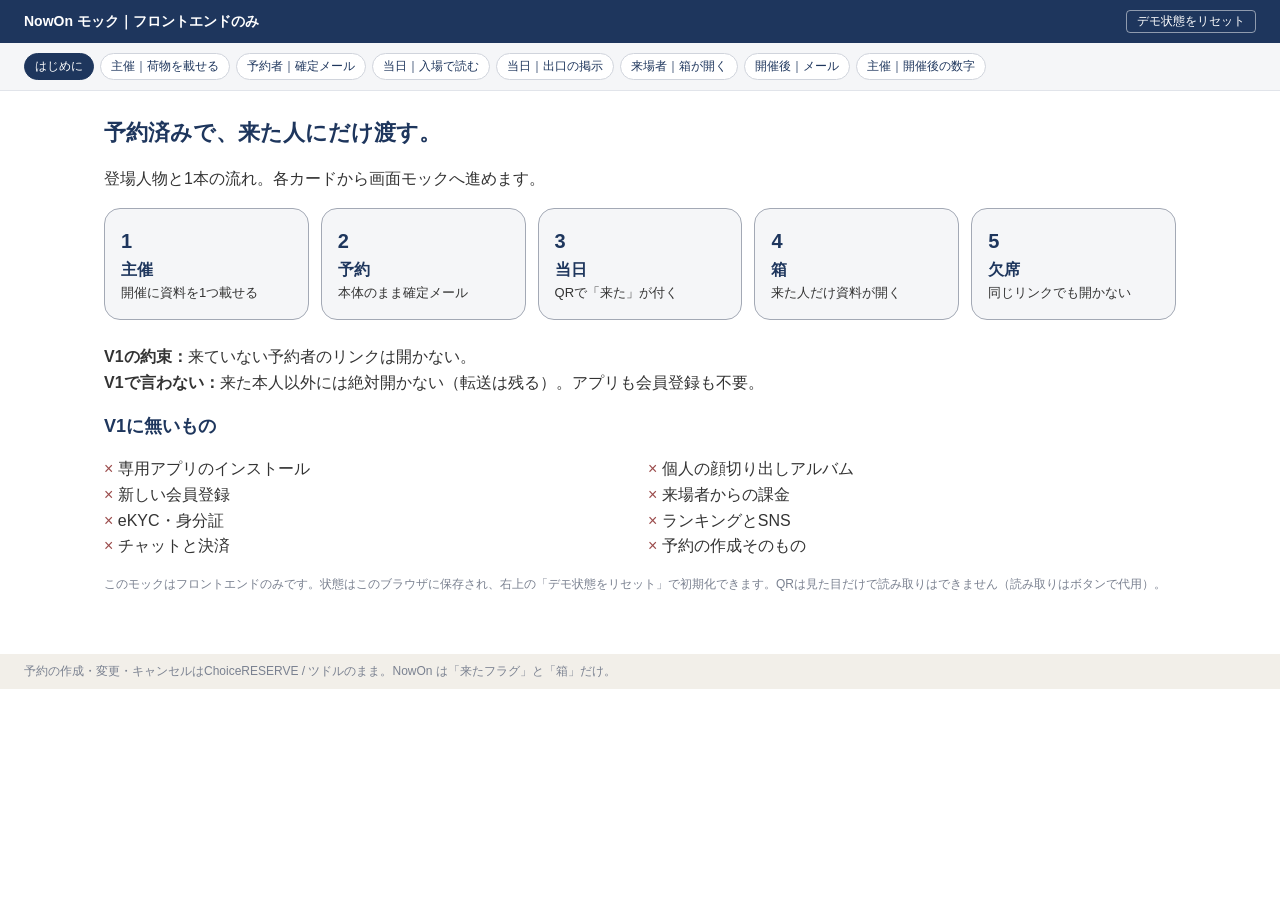
<file: nowon/index.html>
<!DOCTYPE html>
<html lang="ja">
<head>
    <meta charset="UTF-8">
    <meta name="viewport" content="width=device-width, initial-scale=1.0">
    <title>NowOn モック</title>
    <link rel="stylesheet" href="style.css">
</head>
<body>
    <header class="topbar">
        <a href="#/">NowOn モック｜フロントエンドのみ</a>
        <button type="button" class="reset" id="resetBtn">デモ状態をリセット</button>
    </header>
    <nav class="demo-nav" id="demoNav"></nav>
    <main id="app"></main>
    <div class="footnote" id="footnote"></div>

    <script src="app.js"></script>
</body>
</html>
</file>
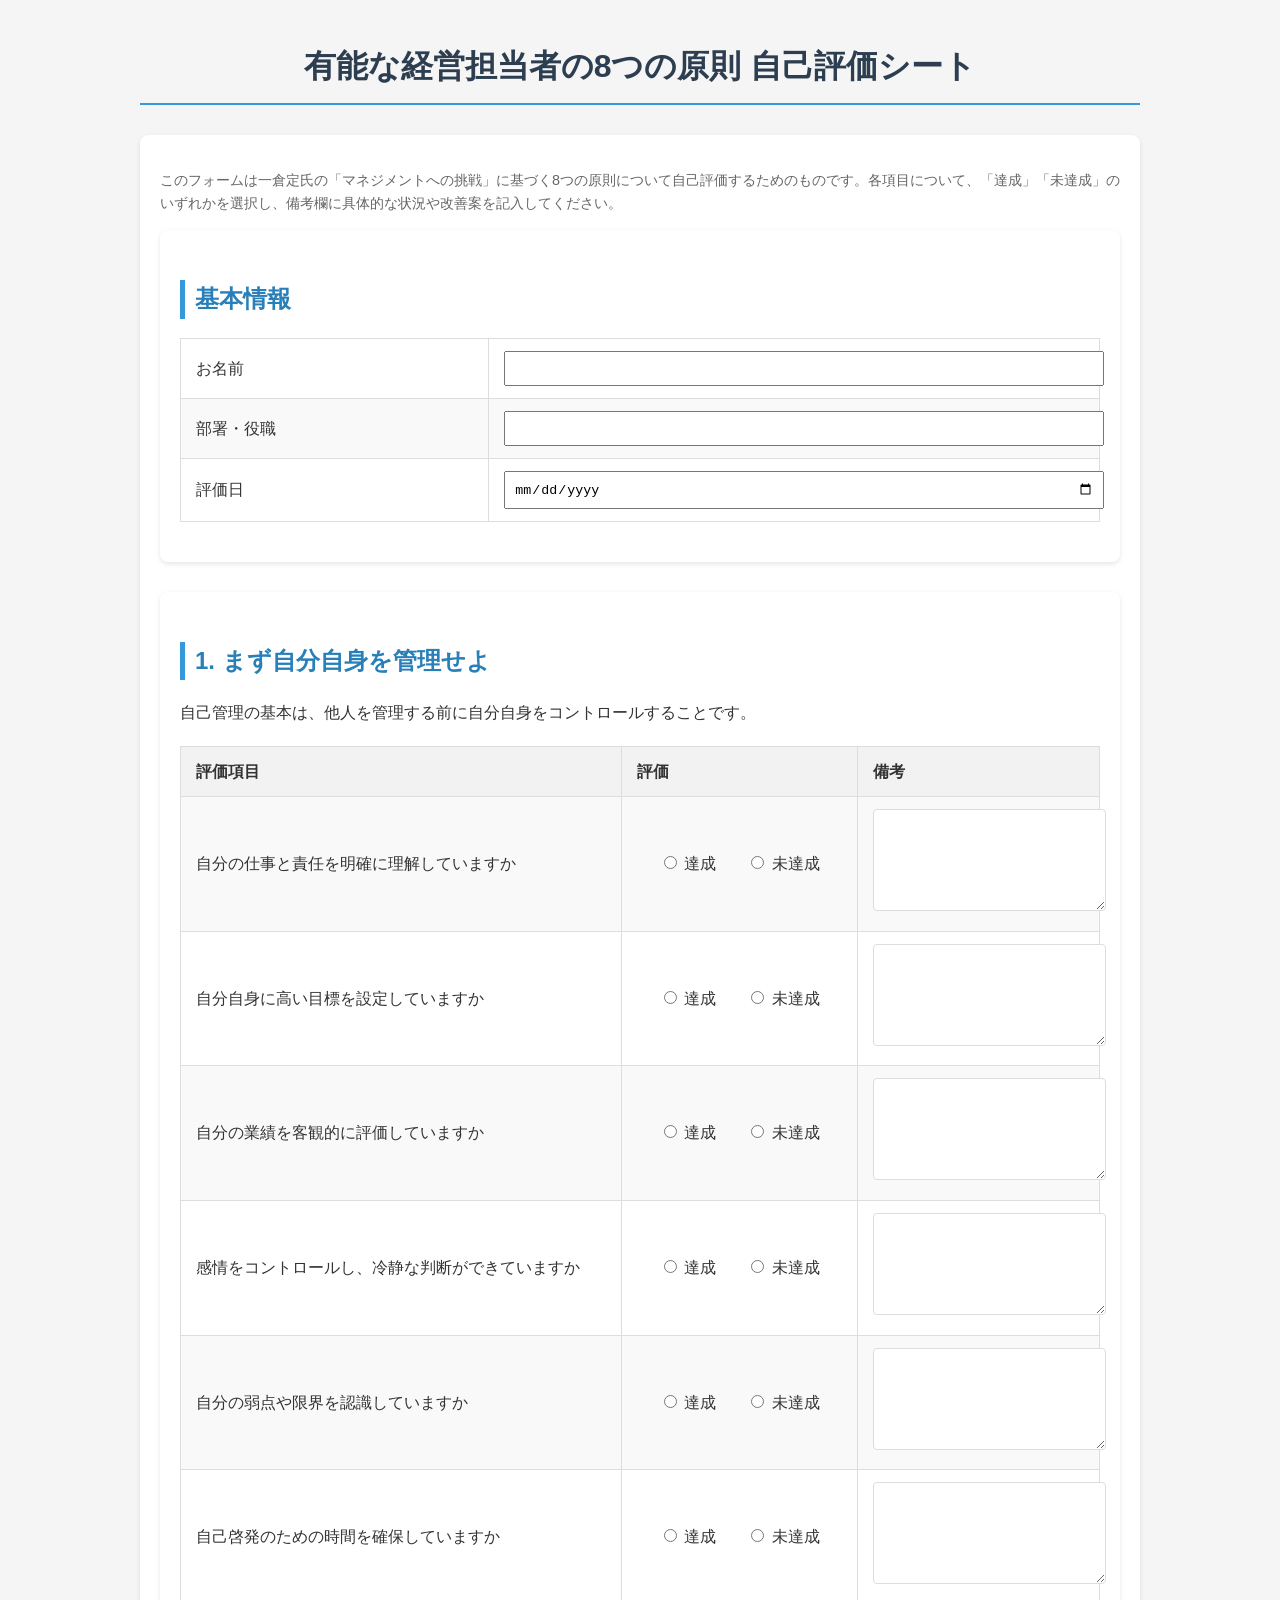
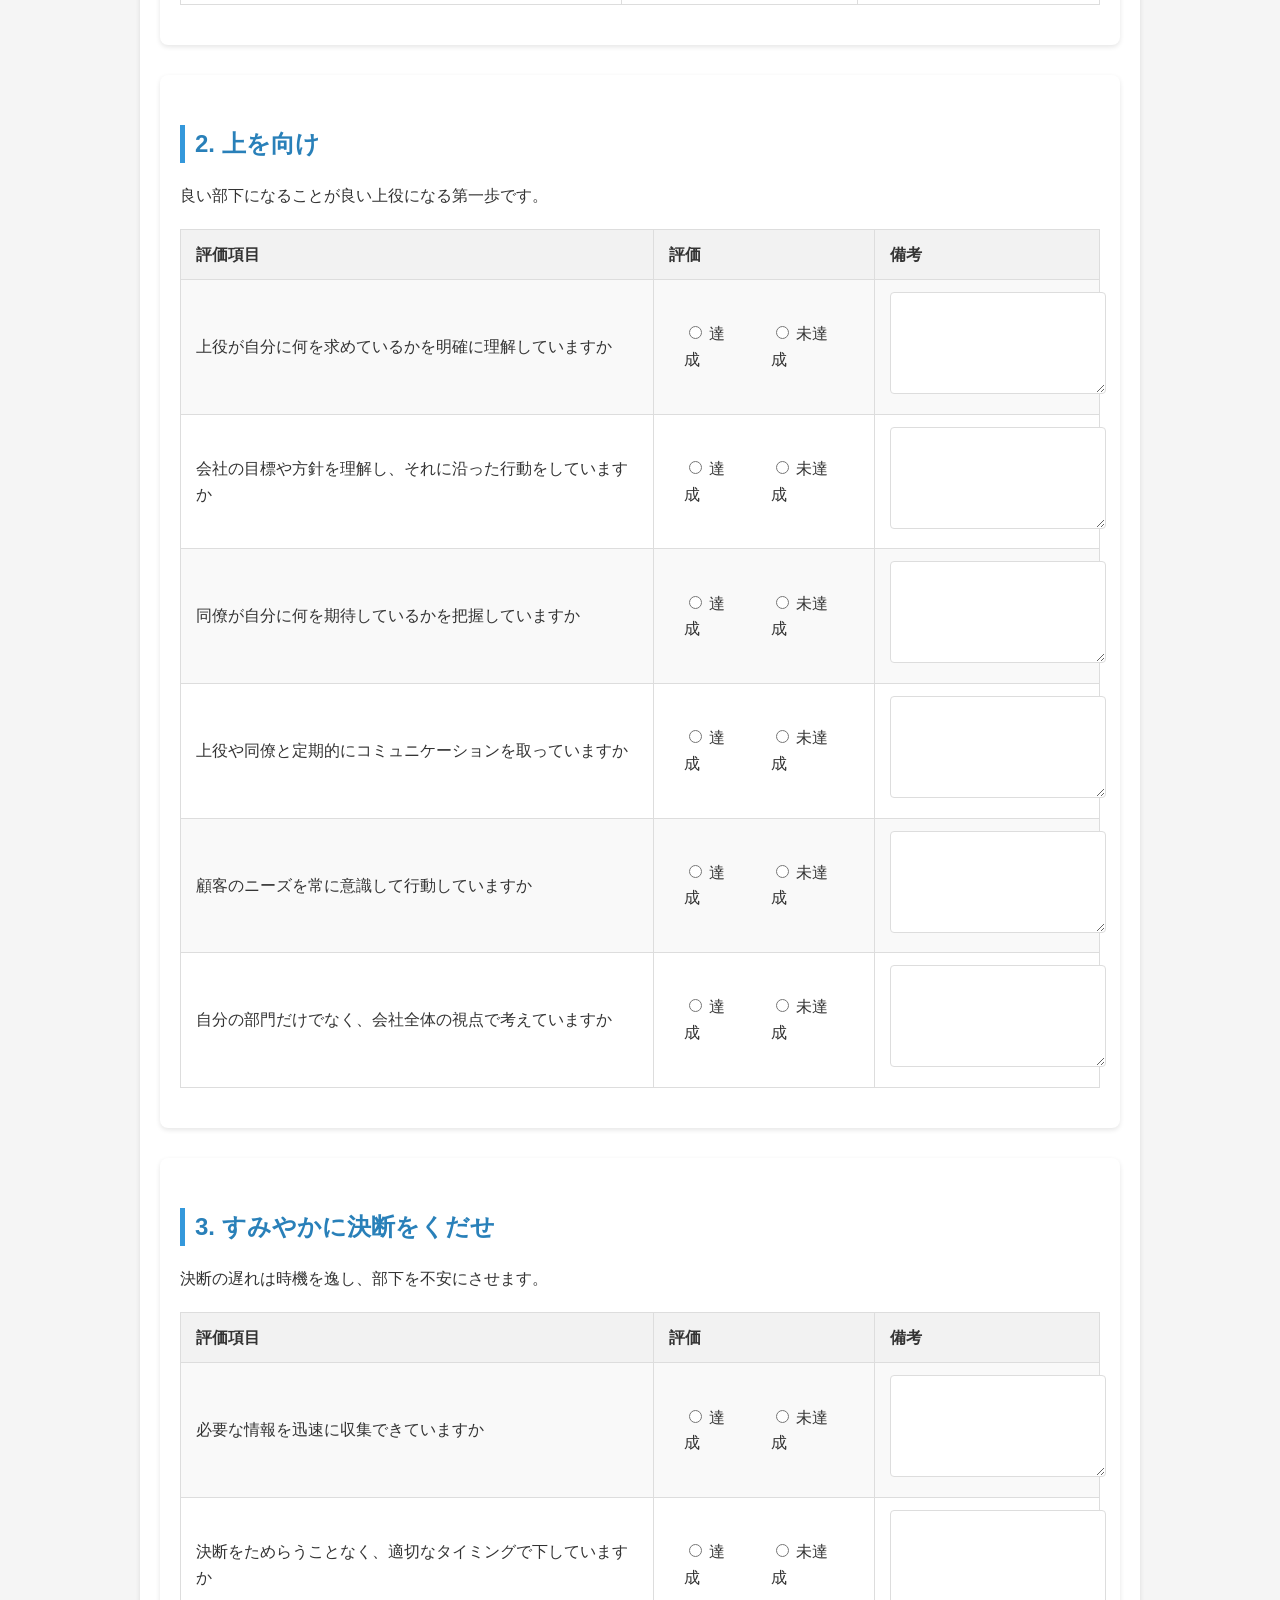
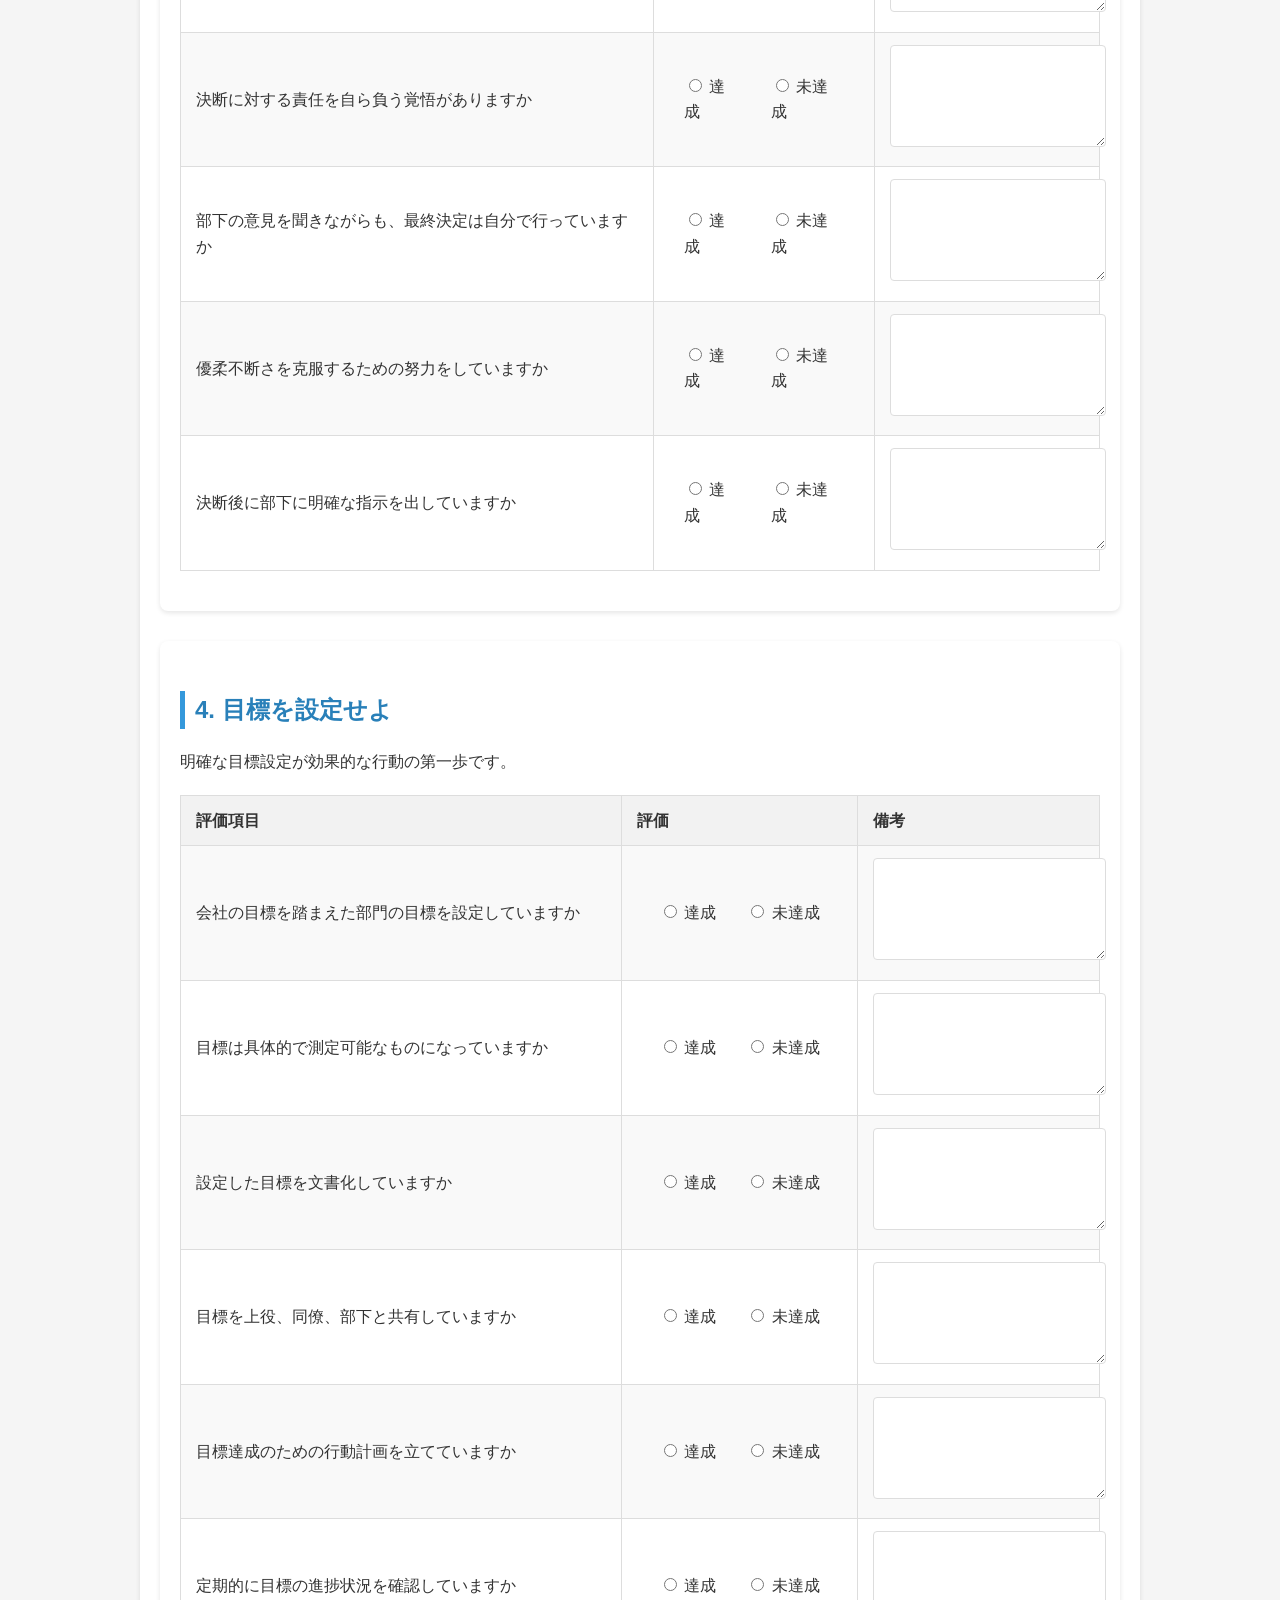
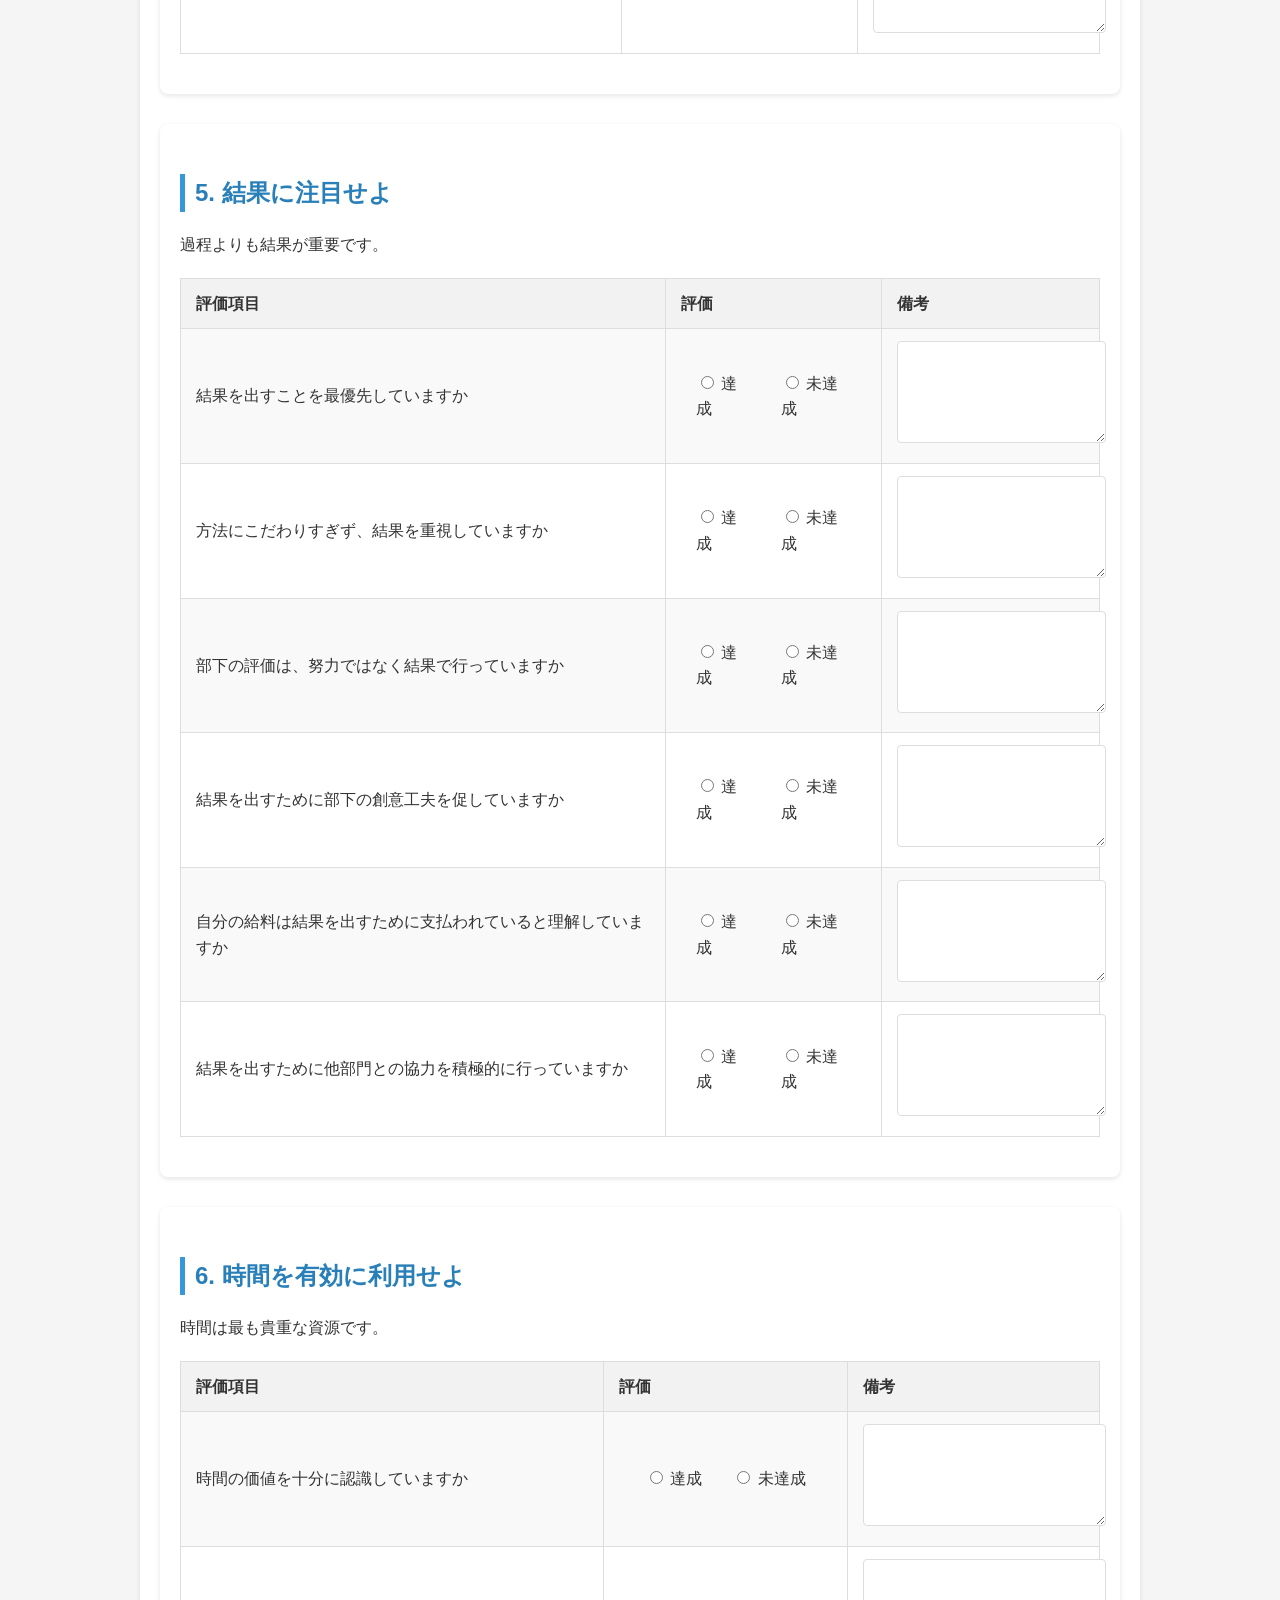
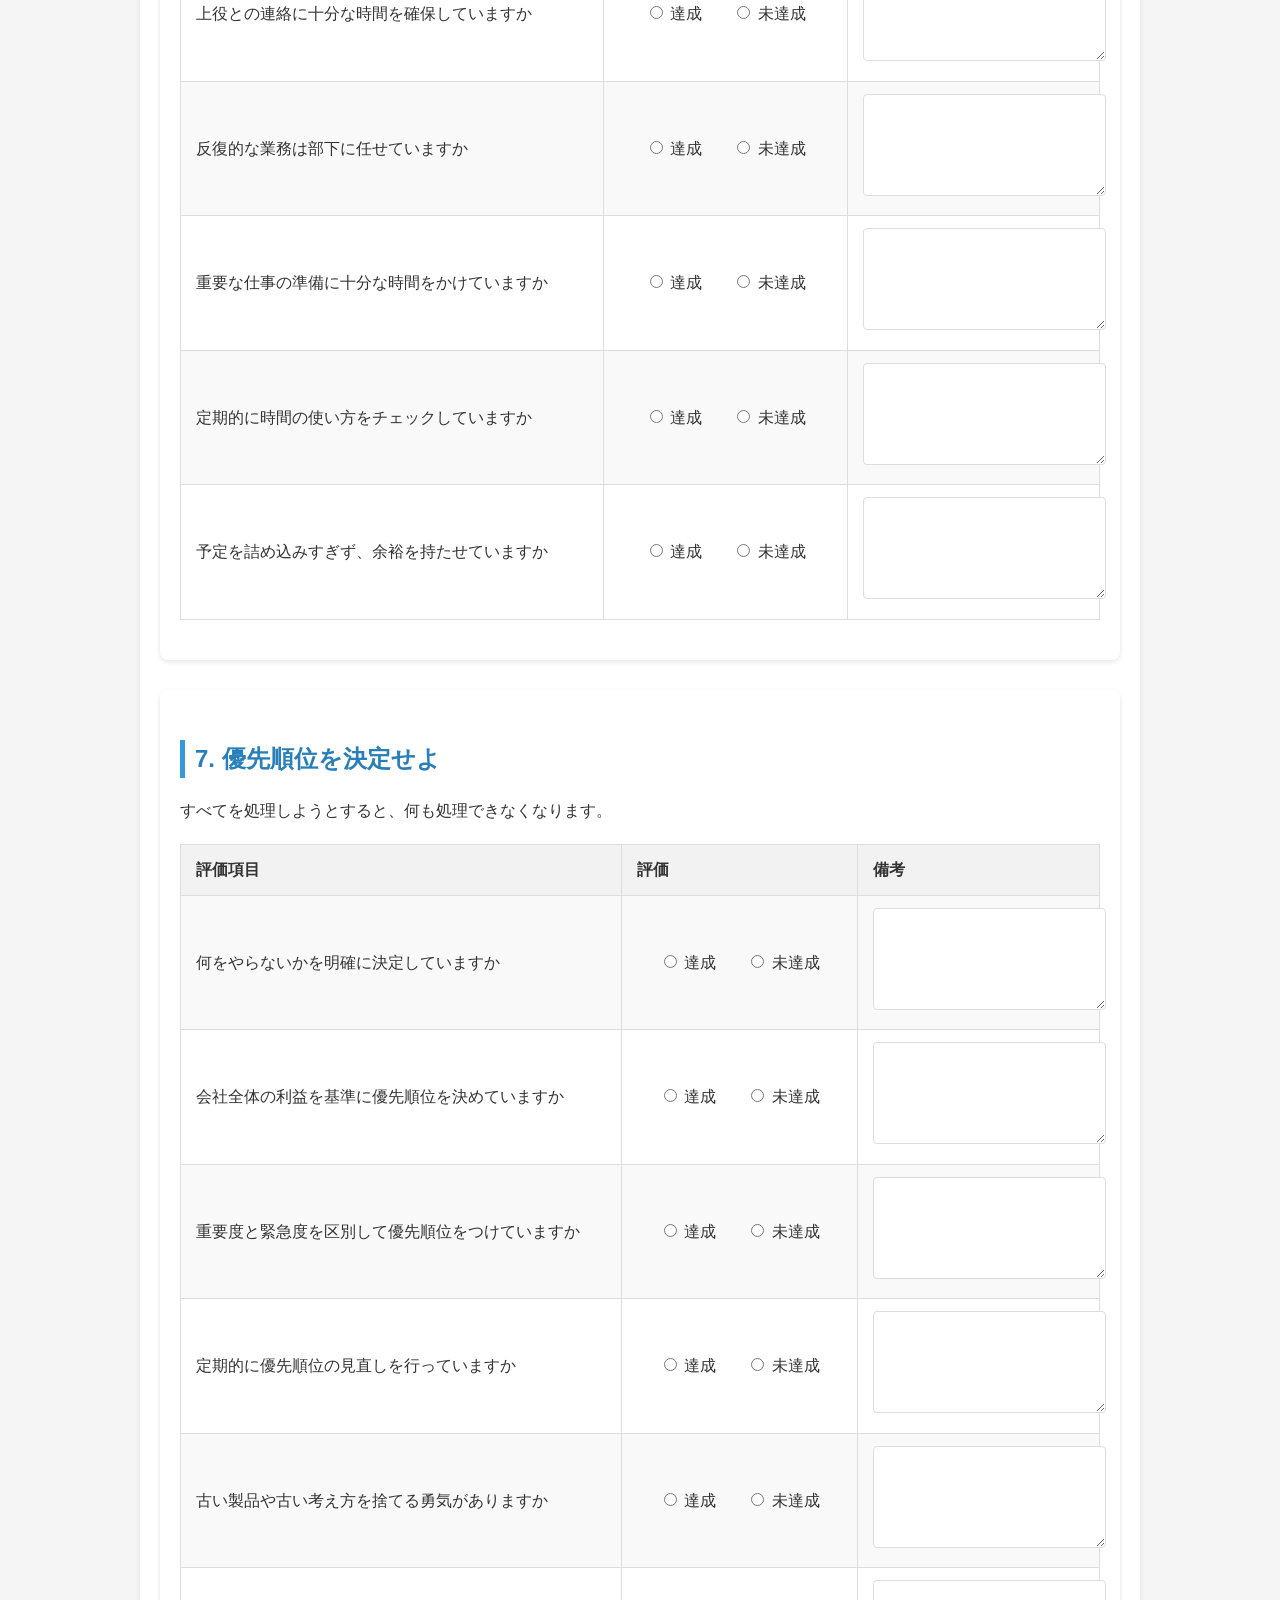
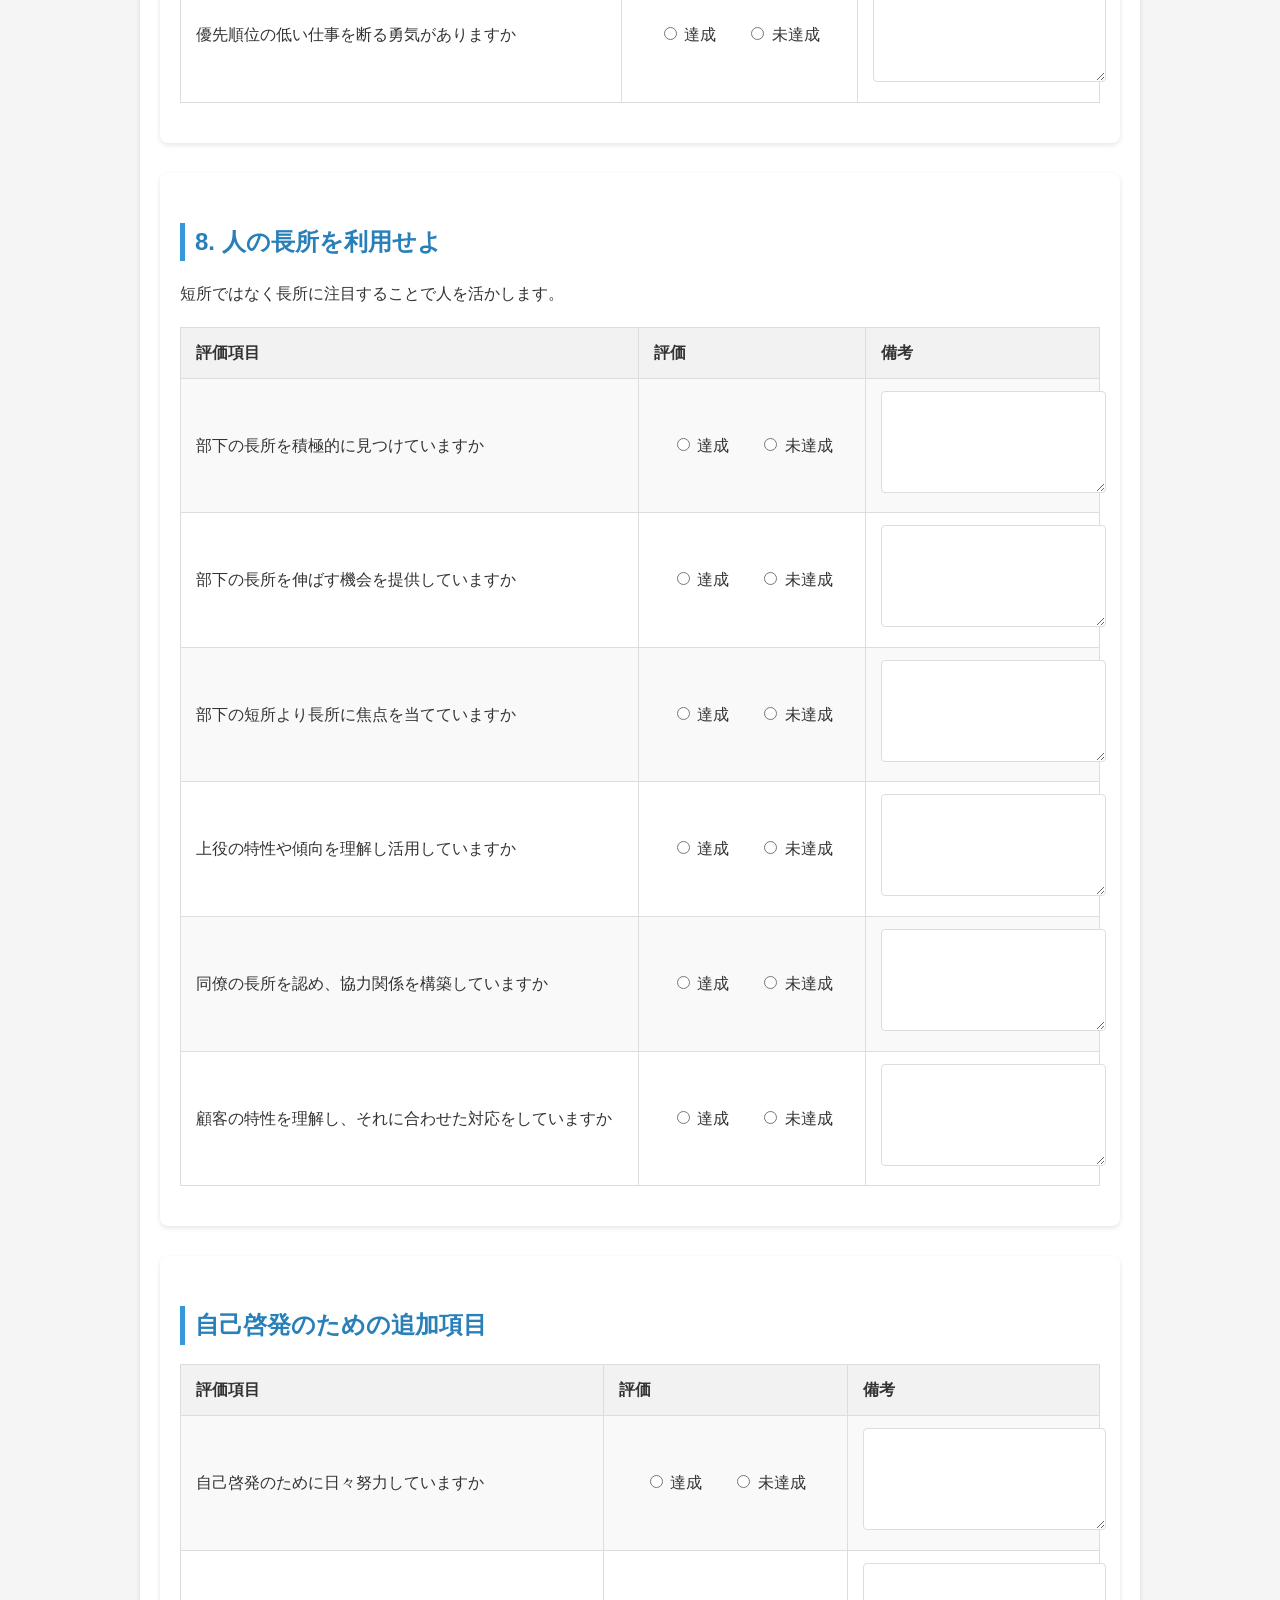
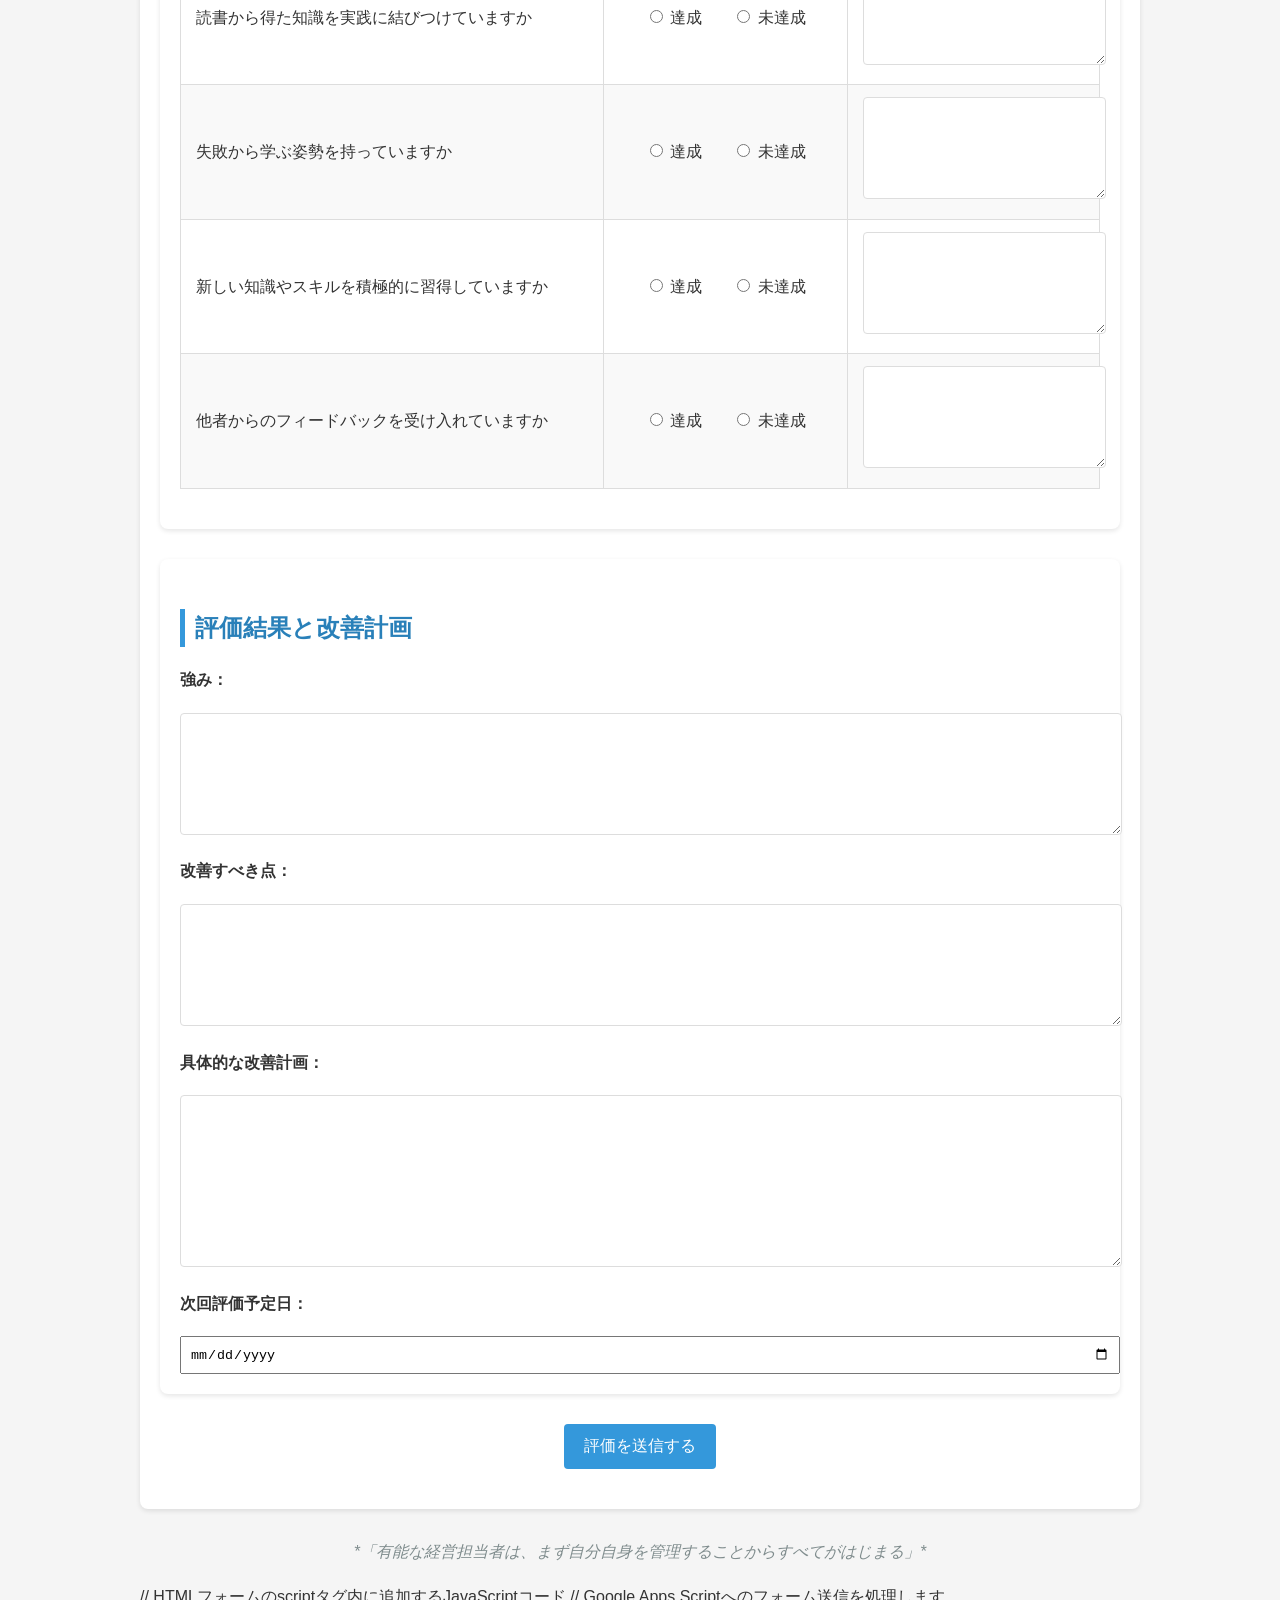
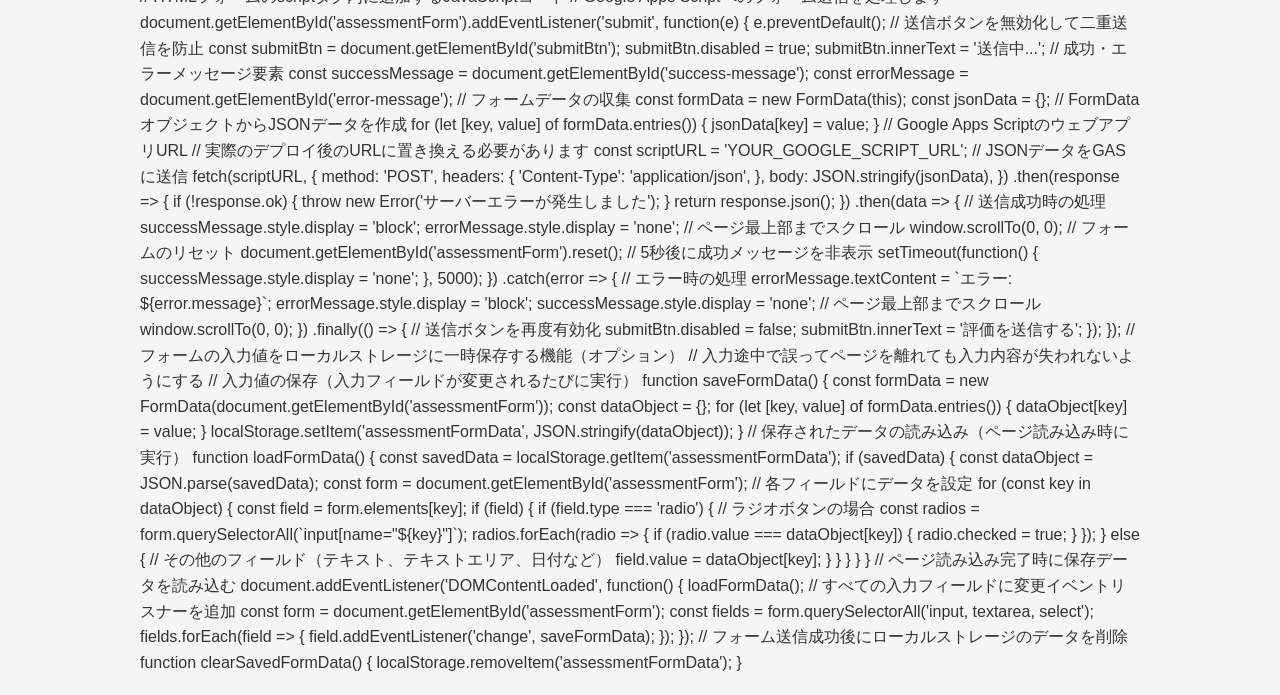
<file: management-assessment-form.html>
<!DOCTYPE html>
<html lang="ja">
<head>
    <meta charset="UTF-8">
    <meta name="viewport" content="width=device-width, initial-scale=1.0">
    <title>有能な経営担当者の8つの原則 自己評価シート</title>
    <style>
        body {
            font-family: 'Helvetica Neue', Arial, sans-serif;
            line-height: 1.6;
            color: #333;
            max-width: 1000px;
            margin: 0 auto;
            padding: 20px;
            background-color: #f5f5f5;
        }
        h1 {
            color: #2c3e50;
            text-align: center;
            margin-bottom: 30px;
            padding-bottom: 10px;
            border-bottom: 2px solid #3498db;
        }
        h2 {
            color: #2980b9;
            margin-top: 30px;
            padding-left: 10px;
            border-left: 5px solid #3498db;
        }
        p {
            margin-bottom: 20px;
        }
        .section {
            background-color: white;
            padding: 20px;
            margin-bottom: 30px;
            border-radius: 8px;
            box-shadow: 0 2px 5px rgba(0,0,0,0.1);
        }
        table {
            width: 100%;
            border-collapse: collapse;
            margin-bottom: 20px;
        }
        th, td {
            padding: 12px 15px;
            border: 1px solid #ddd;
        }
        th {
            background-color: #f2f2f2;
            text-align: left;
        }
        tr:nth-child(even) {
            background-color: #f9f9f9;
        }
        .radio-group {
            display: flex;
            justify-content: center;
        }
        .radio-option {
            margin: 0 15px;
        }
        textarea {
            width: 100%;
            padding: 10px;
            border: 1px solid #ddd;
            border-radius: 4px;
            resize: vertical;
            min-height: 80px;
        }
        button {
            background-color: #3498db;
            color: white;
            border: none;
            padding: 12px 20px;
            font-size: 16px;
            border-radius: 4px;
            cursor: pointer;
            display: block;
            margin: 20px auto;
            transition: background-color 0.3s;
        }
        button:hover {
            background-color: #2980b9;
        }
        .success-message {
            background-color: #dff0d8;
            color: #3c763d;
            padding: 15px;
            margin-bottom: 20px;
            border-radius: 4px;
            display: none;
        }
        footer {
            text-align: center;
            margin-top: 30px;
            font-style: italic;
            color: #7f8c8d;
        }
        .info-text {
            font-size: 0.9em;
            color: #666;
            margin-bottom: 15px;
        }
    </style>
</head>
<body>
    <div id="success-message" class="success-message">
        評価が正常に送信されました。ありがとうございます。
    </div>

    <h1>有能な経営担当者の8つの原則 自己評価シート</h1>
    
    <div class="section">
        <p class="info-text">このフォームは一倉定氏の「マネジメントへの挑戦」に基づく8つの原則について自己評価するためのものです。各項目について、「達成」「未達成」のいずれかを選択し、備考欄に具体的な状況や改善案を記入してください。</p>
        
        <form id="assessmentForm">
            <!-- 基本情報 -->
            <div class="section">
                <h2>基本情報</h2>
                <table>
                    <tr>
                        <td>お名前</td>
                        <td><input type="text" name="name" required style="width: 100%; padding: 8px;"></td>
                    </tr>
                    <tr>
                        <td>部署・役職</td>
                        <td><input type="text" name="position" required style="width: 100%; padding: 8px;"></td>
                    </tr>
                    <tr>
                        <td>評価日</td>
                        <td><input type="date" name="date" required style="width: 100%; padding: 8px;"></td>
                    </tr>
                </table>
            </div>
            
            <!-- 第1原則 -->
            <div class="section">
                <h2>1. まず自分自身を管理せよ</h2>
                <p>自己管理の基本は、他人を管理する前に自分自身をコントロールすることです。</p>
                
                <table>
                    <tr>
                        <th>評価項目</th>
                        <th>評価</th>
                        <th>備考</th>
                    </tr>
                    <tr>
                        <td>自分の仕事と責任を明確に理解していますか</td>
                        <td>
                            <div class="radio-group">
                                <label class="radio-option"><input type="radio" name="item1_1" value="達成" required> 達成</label>
                                <label class="radio-option"><input type="radio" name="item1_1" value="未達成"> 未達成</label>
                            </div>
                        </td>
                        <td><textarea name="note1_1"></textarea></td>
                    </tr>
                    <tr>
                        <td>自分自身に高い目標を設定していますか</td>
                        <td>
                            <div class="radio-group">
                                <label class="radio-option"><input type="radio" name="item1_2" value="達成" required> 達成</label>
                                <label class="radio-option"><input type="radio" name="item1_2" value="未達成"> 未達成</label>
                            </div>
                        </td>
                        <td><textarea name="note1_2"></textarea></td>
                    </tr>
                    <tr>
                        <td>自分の業績を客観的に評価していますか</td>
                        <td>
                            <div class="radio-group">
                                <label class="radio-option"><input type="radio" name="item1_3" value="達成" required> 達成</label>
                                <label class="radio-option"><input type="radio" name="item1_3" value="未達成"> 未達成</label>
                            </div>
                        </td>
                        <td><textarea name="note1_3"></textarea></td>
                    </tr>
                    <tr>
                        <td>感情をコントロールし、冷静な判断ができていますか</td>
                        <td>
                            <div class="radio-group">
                                <label class="radio-option"><input type="radio" name="item1_4" value="達成" required> 達成</label>
                                <label class="radio-option"><input type="radio" name="item1_4" value="未達成"> 未達成</label>
                            </div>
                        </td>
                        <td><textarea name="note1_4"></textarea></td>
                    </tr>
                    <tr>
                        <td>自分の弱点や限界を認識していますか</td>
                        <td>
                            <div class="radio-group">
                                <label class="radio-option"><input type="radio" name="item1_5" value="達成" required> 達成</label>
                                <label class="radio-option"><input type="radio" name="item1_5" value="未達成"> 未達成</label>
                            </div>
                        </td>
                        <td><textarea name="note1_5"></textarea></td>
                    </tr>
                    <tr>
                        <td>自己啓発のための時間を確保していますか</td>
                        <td>
                            <div class="radio-group">
                                <label class="radio-option"><input type="radio" name="item1_6" value="達成" required> 達成</label>
                                <label class="radio-option"><input type="radio" name="item1_6" value="未達成"> 未達成</label>
                            </div>
                        </td>
                        <td><textarea name="note1_6"></textarea></td>
                    </tr>
                </table>
            </div>
            
            <!-- 第2原則 -->
            <div class="section">
                <h2>2. 上を向け</h2>
                <p>良い部下になることが良い上役になる第一歩です。</p>
                
                <table>
                    <tr>
                        <th>評価項目</th>
                        <th>評価</th>
                        <th>備考</th>
                    </tr>
                    <tr>
                        <td>上役が自分に何を求めているかを明確に理解していますか</td>
                        <td>
                            <div class="radio-group">
                                <label class="radio-option"><input type="radio" name="item2_1" value="達成" required> 達成</label>
                                <label class="radio-option"><input type="radio" name="item2_1" value="未達成"> 未達成</label>
                            </div>
                        </td>
                        <td><textarea name="note2_1"></textarea></td>
                    </tr>
                    <tr>
                        <td>会社の目標や方針を理解し、それに沿った行動をしていますか</td>
                        <td>
                            <div class="radio-group">
                                <label class="radio-option"><input type="radio" name="item2_2" value="達成" required> 達成</label>
                                <label class="radio-option"><input type="radio" name="item2_2" value="未達成"> 未達成</label>
                            </div>
                        </td>
                        <td><textarea name="note2_2"></textarea></td>
                    </tr>
                    <tr>
                        <td>同僚が自分に何を期待しているかを把握していますか</td>
                        <td>
                            <div class="radio-group">
                                <label class="radio-option"><input type="radio" name="item2_3" value="達成" required> 達成</label>
                                <label class="radio-option"><input type="radio" name="item2_3" value="未達成"> 未達成</label>
                            </div>
                        </td>
                        <td><textarea name="note2_3"></textarea></td>
                    </tr>
                    <tr>
                        <td>上役や同僚と定期的にコミュニケーションを取っていますか</td>
                        <td>
                            <div class="radio-group">
                                <label class="radio-option"><input type="radio" name="item2_4" value="達成" required> 達成</label>
                                <label class="radio-option"><input type="radio" name="item2_4" value="未達成"> 未達成</label>
                            </div>
                        </td>
                        <td><textarea name="note2_4"></textarea></td>
                    </tr>
                    <tr>
                        <td>顧客のニーズを常に意識して行動していますか</td>
                        <td>
                            <div class="radio-group">
                                <label class="radio-option"><input type="radio" name="item2_5" value="達成" required> 達成</label>
                                <label class="radio-option"><input type="radio" name="item2_5" value="未達成"> 未達成</label>
                            </div>
                        </td>
                        <td><textarea name="note2_5"></textarea></td>
                    </tr>
                    <tr>
                        <td>自分の部門だけでなく、会社全体の視点で考えていますか</td>
                        <td>
                            <div class="radio-group">
                                <label class="radio-option"><input type="radio" name="item2_6" value="達成" required> 達成</label>
                                <label class="radio-option"><input type="radio" name="item2_6" value="未達成"> 未達成</label>
                            </div>
                        </td>
                        <td><textarea name="note2_6"></textarea></td>
                    </tr>
                </table>
            </div>
            
            <!-- 第3原則 -->
            <div class="section">
                <h2>3. すみやかに決断をくだせ</h2>
                <p>決断の遅れは時機を逸し、部下を不安にさせます。</p>
                
                <table>
                    <tr>
                        <th>評価項目</th>
                        <th>評価</th>
                        <th>備考</th>
                    </tr>
                    <tr>
                        <td>必要な情報を迅速に収集できていますか</td>
                        <td>
                            <div class="radio-group">
                                <label class="radio-option"><input type="radio" name="item3_1" value="達成" required> 達成</label>
                                <label class="radio-option"><input type="radio" name="item3_1" value="未達成"> 未達成</label>
                            </div>
                        </td>
                        <td><textarea name="note3_1"></textarea></td>
                    </tr>
                    <tr>
                        <td>決断をためらうことなく、適切なタイミングで下していますか</td>
                        <td>
                            <div class="radio-group">
                                <label class="radio-option"><input type="radio" name="item3_2" value="達成" required> 達成</label>
                                <label class="radio-option"><input type="radio" name="item3_2" value="未達成"> 未達成</label>
                            </div>
                        </td>
                        <td><textarea name="note3_2"></textarea></td>
                    </tr>
                    <tr>
                        <td>決断に対する責任を自ら負う覚悟がありますか</td>
                        <td>
                            <div class="radio-group">
                                <label class="radio-option"><input type="radio" name="item3_3" value="達成" required> 達成</label>
                                <label class="radio-option"><input type="radio" name="item3_3" value="未達成"> 未達成</label>
                            </div>
                        </td>
                        <td><textarea name="note3_3"></textarea></td>
                    </tr>
                    <tr>
                        <td>部下の意見を聞きながらも、最終決定は自分で行っていますか</td>
                        <td>
                            <div class="radio-group">
                                <label class="radio-option"><input type="radio" name="item3_4" value="達成" required> 達成</label>
                                <label class="radio-option"><input type="radio" name="item3_4" value="未達成"> 未達成</label>
                            </div>
                        </td>
                        <td><textarea name="note3_4"></textarea></td>
                    </tr>
                    <tr>
                        <td>優柔不断さを克服するための努力をしていますか</td>
                        <td>
                            <div class="radio-group">
                                <label class="radio-option"><input type="radio" name="item3_5" value="達成" required> 達成</label>
                                <label class="radio-option"><input type="radio" name="item3_5" value="未達成"> 未達成</label>
                            </div>
                        </td>
                        <td><textarea name="note3_5"></textarea></td>
                    </tr>
                    <tr>
                        <td>決断後に部下に明確な指示を出していますか</td>
                        <td>
                            <div class="radio-group">
                                <label class="radio-option"><input type="radio" name="item3_6" value="達成" required> 達成</label>
                                <label class="radio-option"><input type="radio" name="item3_6" value="未達成"> 未達成</label>
                            </div>
                        </td>
                        <td><textarea name="note3_6"></textarea></td>
                    </tr>
                </table>
            </div>
            
            <!-- 第4原則 -->
            <div class="section">
                <h2>4. 目標を設定せよ</h2>
                <p>明確な目標設定が効果的な行動の第一歩です。</p>
                
                <table>
                    <tr>
                        <th>評価項目</th>
                        <th>評価</th>
                        <th>備考</th>
                    </tr>
                    <tr>
                        <td>会社の目標を踏まえた部門の目標を設定していますか</td>
                        <td>
                            <div class="radio-group">
                                <label class="radio-option"><input type="radio" name="item4_1" value="達成" required> 達成</label>
                                <label class="radio-option"><input type="radio" name="item4_1" value="未達成"> 未達成</label>
                            </div>
                        </td>
                        <td><textarea name="note4_1"></textarea></td>
                    </tr>
                    <tr>
                        <td>目標は具体的で測定可能なものになっていますか</td>
                        <td>
                            <div class="radio-group">
                                <label class="radio-option"><input type="radio" name="item4_2" value="達成" required> 達成</label>
                                <label class="radio-option"><input type="radio" name="item4_2" value="未達成"> 未達成</label>
                            </div>
                        </td>
                        <td><textarea name="note4_2"></textarea></td>
                    </tr>
                    <tr>
                        <td>設定した目標を文書化していますか</td>
                        <td>
                            <div class="radio-group">
                                <label class="radio-option"><input type="radio" name="item4_3" value="達成" required> 達成</label>
                                <label class="radio-option"><input type="radio" name="item4_3" value="未達成"> 未達成</label>
                            </div>
                        </td>
                        <td><textarea name="note4_3"></textarea></td>
                    </tr>
                    <tr>
                        <td>目標を上役、同僚、部下と共有していますか</td>
                        <td>
                            <div class="radio-group">
                                <label class="radio-option"><input type="radio" name="item4_4" value="達成" required> 達成</label>
                                <label class="radio-option"><input type="radio" name="item4_4" value="未達成"> 未達成</label>
                            </div>
                        </td>
                        <td><textarea name="note4_4"></textarea></td>
                    </tr>
                    <tr>
                        <td>目標達成のための行動計画を立てていますか</td>
                        <td>
                            <div class="radio-group">
                                <label class="radio-option"><input type="radio" name="item4_5" value="達成" required> 達成</label>
                                <label class="radio-option"><input type="radio" name="item4_5" value="未達成"> 未達成</label>
                            </div>
                        </td>
                        <td><textarea name="note4_5"></textarea></td>
                    </tr>
                    <tr>
                        <td>定期的に目標の進捗状況を確認していますか</td>
                        <td>
                            <div class="radio-group">
                                <label class="radio-option"><input type="radio" name="item4_6" value="達成" required> 達成</label>
                                <label class="radio-option"><input type="radio" name="item4_6" value="未達成"> 未達成</label>
                            </div>
                        </td>
                        <td><textarea name="note4_6"></textarea></td>
                    </tr>
                </table>
            </div>
            
            <!-- 第5原則 -->
            <div class="section">
                <h2>5. 結果に注目せよ</h2>
                <p>過程よりも結果が重要です。</p>
                
                <table>
                    <tr>
                        <th>評価項目</th>
                        <th>評価</th>
                        <th>備考</th>
                    </tr>
                    <tr>
                        <td>結果を出すことを最優先していますか</td>
                        <td>
                            <div class="radio-group">
                                <label class="radio-option"><input type="radio" name="item5_1" value="達成" required> 達成</label>
                                <label class="radio-option"><input type="radio" name="item5_1" value="未達成"> 未達成</label>
                            </div>
                        </td>
                        <td><textarea name="note5_1"></textarea></td>
                    </tr>
                    <tr>
                        <td>方法にこだわりすぎず、結果を重視していますか</td>
                        <td>
                            <div class="radio-group">
                                <label class="radio-option"><input type="radio" name="item5_2" value="達成" required> 達成</label>
                                <label class="radio-option"><input type="radio" name="item5_2" value="未達成"> 未達成</label>
                            </div>
                        </td>
                        <td><textarea name="note5_2"></textarea></td>
                    </tr>
                    <tr>
                        <td>部下の評価は、努力ではなく結果で行っていますか</td>
                        <td>
                            <div class="radio-group">
                                <label class="radio-option"><input type="radio" name="item5_3" value="達成" required> 達成</label>
                                <label class="radio-option"><input type="radio" name="item5_3" value="未達成"> 未達成</label>
                            </div>
                        </td>
                        <td><textarea name="note5_3"></textarea></td>
                    </tr>
                    <tr>
                        <td>結果を出すために部下の創意工夫を促していますか</td>
                        <td>
                            <div class="radio-group">
                                <label class="radio-option"><input type="radio" name="item5_4" value="達成" required> 達成</label>
                                <label class="radio-option"><input type="radio" name="item5_4" value="未達成"> 未達成</label>
                            </div>
                        </td>
                        <td><textarea name="note5_4"></textarea></td>
                    </tr>
                    <tr>
                        <td>自分の給料は結果を出すために支払われていると理解していますか</td>
                        <td>
                            <div class="radio-group">
                                <label class="radio-option"><input type="radio" name="item5_5" value="達成" required> 達成</label>
                                <label class="radio-option"><input type="radio" name="item5_5" value="未達成"> 未達成</label>
                            </div>
                        </td>
                        <td><textarea name="note5_5"></textarea></td>
                    </tr>
                    <tr>
                        <td>結果を出すために他部門との協力を積極的に行っていますか</td>
                        <td>
                            <div class="radio-group">
                                <label class="radio-option"><input type="radio" name="item5_6" value="達成" required> 達成</label>
                                <label class="radio-option"><input type="radio" name="item5_6" value="未達成"> 未達成</label>
                            </div>
                        </td>
                        <td><textarea name="note5_6"></textarea></td>
                    </tr>
                </table>
            </div>
            
            <!-- 第6原則 -->
            <div class="section">
                <h2>6. 時間を有効に利用せよ</h2>
                <p>時間は最も貴重な資源です。</p>
                
                <table>
                    <tr>
                        <th>評価項目</th>
                        <th>評価</th>
                        <th>備考</th>
                    </tr>
                    <tr>
                        <td>時間の価値を十分に認識していますか</td>
                        <td>
                            <div class="radio-group">
                                <label class="radio-option"><input type="radio" name="item6_1" value="達成" required> 達成</label>
                                <label class="radio-option"><input type="radio" name="item6_1" value="未達成"> 未達成</label>
                            </div>
                        </td>
                        <td><textarea name="note6_1"></textarea></td>
                    </tr>
                    <tr>
                        <td>上役との連絡に十分な時間を確保していますか</td>
                        <td>
                            <div class="radio-group">
                                <label class="radio-option"><input type="radio" name="item6_2" value="達成" required> 達成</label>
                                <label class="radio-option"><input type="radio" name="item6_2" value="未達成"> 未達成</label>
                            </div>
                        </td>
                        <td><textarea name="note6_2"></textarea></td>
                    </tr>
                    <tr>
                        <td>反復的な業務は部下に任せていますか</td>
                        <td>
                            <div class="radio-group">
                                <label class="radio-option"><input type="radio" name="item6_3" value="達成" required> 達成</label>
                                <label class="radio-option"><input type="radio" name="item6_3" value="未達成"> 未達成</label>
                            </div>
                        </td>
                        <td><textarea name="note6_3"></textarea></td>
                    </tr>
                    <tr>
                        <td>重要な仕事の準備に十分な時間をかけていますか</td>
                        <td>
                            <div class="radio-group">
                                <label class="radio-option"><input type="radio" name="item6_4" value="達成" required> 達成</label>
                                <label class="radio-option"><input type="radio" name="item6_4" value="未達成"> 未達成</label>
                            </div>
                        </td>
                        <td><textarea name="note6_4"></textarea></td>
                    </tr>
                    <tr>
                        <td>定期的に時間の使い方をチェックしていますか</td>
                        <td>
                            <div class="radio-group">
                                <label class="radio-option"><input type="radio" name="item6_5" value="達成" required> 達成</label>
                                <label class="radio-option"><input type="radio" name="item6_5" value="未達成"> 未達成</label>
                            </div>
                        </td>
                        <td><textarea name="note6_5"></textarea></td>
                    </tr>
                    <tr>
                        <td>予定を詰め込みすぎず、余裕を持たせていますか</td>
                        <td>
                            <div class="radio-group">
                                <label class="radio-option"><input type="radio" name="item6_6" value="達成" required> 達成</label>
                                <label class="radio-option"><input type="radio" name="item6_6" value="未達成"> 未達成</label>
                            </div>
                        </td>
                        <td><textarea name="note6_6"></textarea></td>
                    </tr>
                </table>
            </div>
            
            <!-- 第7原則 -->
            <div class="section">
                <h2>7. 優先順位を決定せよ</h2>
                <p>すべてを処理しようとすると、何も処理できなくなります。</p>
                
                <table>
                    <tr>
                        <th>評価項目</th>
                        <th>評価</th>
                        <th>備考</th>
                    </tr>
                    <tr>
                        <td>何をやらないかを明確に決定していますか</td>
                        <td>
                            <div class="radio-group">
                                <label class="radio-option"><input type="radio" name="item7_1" value="達成" required> 達成</label>
                                <label class="radio-option"><input type="radio" name="item7_1" value="未達成"> 未達成</label>
                            </div>
                        </td>
                        <td><textarea name="note7_1"></textarea></td>
                    </tr>
                    <tr>
                        <td>会社全体の利益を基準に優先順位を決めていますか</td>
                        <td>
                            <div class="radio-group">
                                <label class="radio-option"><input type="radio" name="item7_2" value="達成" required> 達成</label>
                                <label class="radio-option"><input type="radio" name="item7_2" value="未達成"> 未達成</label>
                            </div>
                        </td>
                        <td><textarea name="note7_2"></textarea></td>
                    </tr>
                    <tr>
                        <td>重要度と緊急度を区別して優先順位をつけていますか</td>
                        <td>
                            <div class="radio-group">
                                <label class="radio-option"><input type="radio" name="item7_3" value="達成" required> 達成</label>
                                <label class="radio-option"><input type="radio" name="item7_3" value="未達成"> 未達成</label>
                            </div>
                        </td>
                        <td><textarea name="note7_3"></textarea></td>
                    </tr>
                    <tr>
                        <td>定期的に優先順位の見直しを行っていますか</td>
                        <td>
                            <div class="radio-group">
                                <label class="radio-option"><input type="radio" name="item7_4" value="達成" required> 達成</label>
                                <label class="radio-option"><input type="radio" name="item7_4" value="未達成"> 未達成</label>
                            </div>
                        </td>
                        <td><textarea name="note7_4"></textarea></td>
                    </tr>
                    <tr>
                        <td>古い製品や古い考え方を捨てる勇気がありますか</td>
                        <td>
                            <div class="radio-group">
                                <label class="radio-option"><input type="radio" name="item7_5" value="達成" required> 達成</label>
                                <label class="radio-option"><input type="radio" name="item7_5" value="未達成"> 未達成</label>
                            </div>
                        </td>
                        <td><textarea name="note7_5"></textarea></td>
                    </tr>
                    <tr>
                        <td>優先順位の低い仕事を断る勇気がありますか</td>
                        <td>
                            <div class="radio-group">
                                <label class="radio-option"><input type="radio" name="item7_6" value="達成" required> 達成</label>
                                <label class="radio-option"><input type="radio" name="item7_6" value="未達成"> 未達成</label>
                            </div>
                        </td>
                        <td><textarea name="note7_6"></textarea></td>
                    </tr>
                </table>
            </div>
            
            <!-- 第8原則 -->
            <div class="section">
                <h2>8. 人の長所を利用せよ</h2>
                <p>短所ではなく長所に注目することで人を活かします。</p>
                
                <table>
                    <tr>
                        <th>評価項目</th>
                        <th>評価</th>
                        <th>備考</th>
                    </tr>
                    <tr>
                        <td>部下の長所を積極的に見つけていますか</td>
                        <td>
                            <div class="radio-group">
                                <label class="radio-option"><input type="radio" name="item8_1" value="達成" required> 達成</label>
                                <label class="radio-option"><input type="radio" name="item8_1" value="未達成"> 未達成</label>
                            </div>
                        </td>
                        <td><textarea name="note8_1"></textarea></td>
                    </tr>
                    <tr>
                        <td>部下の長所を伸ばす機会を提供していますか</td>
                        <td>
                            <div class="radio-group">
                                <label class="radio-option"><input type="radio" name="item8_2" value="達成" required> 達成</label>
                                <label class="radio-option"><input type="radio" name="item8_2" value="未達成"> 未達成</label>
                            </div>
                        </td>
                        <td><textarea name="note8_2"></textarea></td>
                    </tr>
                    <tr>
                        <td>部下の短所より長所に焦点を当てていますか</td>
                        <td>
                            <div class="radio-group">
                                <label class="radio-option"><input type="radio" name="item8_3" value="達成" required> 達成</label>
                                <label class="radio-option"><input type="radio" name="item8_3" value="未達成"> 未達成</label>
                            </div>
                        </td>
                        <td><textarea name="note8_3"></textarea></td>
                    </tr>
                    <tr>
                        <td>上役の特性や傾向を理解し活用していますか</td>
                        <td>
                            <div class="radio-group">
                                <label class="radio-option"><input type="radio" name="item8_4" value="達成" required> 達成</label>
                                <label class="radio-option"><input type="radio" name="item8_4" value="未達成"> 未達成</label>
                            </div>
                        </td>
                        <td><textarea name="note8_4"></textarea></td>
                    </tr>
                    <tr>
                        <td>同僚の長所を認め、協力関係を構築していますか</td>
                        <td>
                            <div class="radio-group">
                                <label class="radio-option"><input type="radio" name="item8_5" value="達成" required> 達成</label>
                                <label class="radio-option"><input type="radio" name="item8_5" value="未達成"> 未達成</label>
                            </div>
                        </td>
                        <td><textarea name="note8_5"></textarea></td>
                    </tr>
                    <tr>
                        <td>顧客の特性を理解し、それに合わせた対応をしていますか</td>
                        <td>
                            <div class="radio-group">
                                <label class="radio-option"><input type="radio" name="item8_6" value="達成" required> 達成</label>
                                <label class="radio-option"><input type="radio" name="item8_6" value="未達成"> 未達成</label>
                            </div>
                        </td>
                        <td><textarea name="note8_6"></textarea></td>
                    </tr>
                </table>
            </div>
            
            <!-- 自己啓発 -->
            <div class="section">
                <h2>自己啓発のための追加項目</h2>
                
                <table>
                    <tr>
                        <th>評価項目</th>
                        <th>評価</th>
                        <th>備考</th>
                    </tr>
                    <tr>
                        <td>自己啓発のために日々努力していますか</td>
                        <td>
                            <div class="radio-group">
                                <label class="radio-option"><input type="radio" name="item9_1" value="達成" required> 達成</label>
                                <label class="radio-option"><input type="radio" name="item9_1" value="未達成"> 未達成</label>
                            </div>
                        </td>
                        <td><textarea name="note9_1"></textarea></td>
                    </tr>
                    <tr>
                        <td>読書から得た知識を実践に結びつけていますか</td>
                        <td>
                            <div class="radio-group">
                                <label class="radio-option"><input type="radio" name="item9_2" value="達成" required> 達成</label>
                                <label class="radio-option"><input type="radio" name="item9_2" value="未達成"> 未達成</label>
                            </div>
                        </td>
                        <td><textarea name="note9_2"></textarea></td>
                    </tr>
                    <tr>
                        <td>失敗から学ぶ姿勢を持っていますか</td>
                        <td>
                            <div class="radio-group">
                                <label class="radio-option"><input type="radio" name="item9_3" value="達成" required> 達成</label>
                                <label class="radio-option"><input type="radio" name="item9_3" value="未達成"> 未達成</label>
                            </div>
                        </td>
                        <td><textarea name="note9_3"></textarea></td>
                    </tr>
                    <tr>
                        <td>新しい知識やスキルを積極的に習得していますか</td>
                        <td>
                            <div class="radio-group">
                                <label class="radio-option"><input type="radio" name="item9_4" value="達成" required> 達成</label>
                                <label class="radio-option"><input type="radio" name="item9_4" value="未達成"> 未達成</label>
                            </div>
                        </td>
                        <td><textarea name="note9_4"></textarea></td>
                    </tr>
                    <tr>
                        <td>他者からのフィードバックを受け入れていますか</td>
                        <td>
                            <div class="radio-group">
                                <label class="radio-option"><input type="radio" name="item9_5" value="達成" required> 達成</label>
                                <label class="radio-option"><input type="radio" name="item9_5" value="未達成"> 未達成</label>
                            </div>
                        </td>
                        <td><textarea name="note9_5"></textarea></td>
                    </tr>
                </table>
            </div>
            
            <!-- 総括 -->
            <div class="section">
                <h2>評価結果と改善計画</h2>
                
                <p><strong>強み：</strong></p>
                <textarea name="strengths" style="height: 100px;"></textarea>
                
                <p><strong>改善すべき点：</strong></p>
                <textarea name="improvements" style="height: 100px;"></textarea>
                
                <p><strong>具体的な改善計画：</strong></p>
                <textarea name="action_plan" style="height: 150px;"></textarea>
                
                <p><strong>次回評価予定日：</strong></p>
                <input type="date" name="next_assessment_date" style="width: 100%; padding: 8px;">
            </div>
            
            <button type="submit" id="submitBtn">評価を送信する</button>
        </form>
    </div>
    
    <footer>
        <p>*「有能な経営担当者は、まず自分自身を管理することからすべてがはじまる」*</p>
    </footer>

    <script>
        document.getElementById('assessmentForm').addEventListener('submit', function(e) {
            e.preventDefault();
            
            // フォームデータの収集
            const formData = new FormData(this);
            const data = {};
            for (let [key, value] of formData.entries()) {
                data[key] = value;
            }
            
            // Google Apps Scriptにデータを送信（本来はここで実際のスクリプトURLを設定）
            const scriptURL = 'YOUR_GOOGLE_SCRIPT_URL';
            
            // 実際の送信（デモではコンソールに出力するのみ）
            console.log('送信データ:', data);
            
            // 本番環境では以下のようにデータを送信
            /*
            fetch(scriptURL, {
                method: 'POST',
                body: JSON.stringify(data),
                headers: {
                    'Content-Type': 'application/json'
                }
            })
            .then(response => {
                if (response.ok) {
                    document.getElementById('success-message').style.display = 'block';
                    window.scrollTo(0, 0);
                    setTimeout(function() {
                        document.getElementById('success-message').style.display = 'none';
                    }, 5000);
                } else {
                    alert('送信に失敗しました。もう一度お試しください。');
                }
            })
            .catch(error => {
                console.error('Error:', error);
                alert('送信中にエラーが発生しました。');
            });
            */
            
            // デモ用の成功メッセージ表示
            document.getElementById('success-message').style.display = 'block';
            window.scrollTo(0, 0);
            setTimeout(function() {
                document.getElementById('success-message').style.display = 'none';
            }, 5000);
        });
    </script>
// HTMLフォームのscriptタグ内に追加するJavaScriptコード
// Google Apps Scriptへのフォーム送信を処理します

document.getElementById('assessmentForm').addEventListener('submit', function(e) {
    e.preventDefault();
    
    // 送信ボタンを無効化して二重送信を防止
    const submitBtn = document.getElementById('submitBtn');
    submitBtn.disabled = true;
    submitBtn.innerText = '送信中...';
    
    // 成功・エラーメッセージ要素
    const successMessage = document.getElementById('success-message');
    const errorMessage = document.getElementById('error-message');
    
    // フォームデータの収集
    const formData = new FormData(this);
    const jsonData = {};
    
    // FormDataオブジェクトからJSONデータを作成
    for (let [key, value] of formData.entries()) {
        jsonData[key] = value;
    }
    
    // Google Apps ScriptのウェブアプリURL
    // 実際のデプロイ後のURLに置き換える必要があります
    const scriptURL = 'YOUR_GOOGLE_SCRIPT_URL';
    
    // JSONデータをGASに送信
    fetch(scriptURL, {
        method: 'POST',
        headers: {
            'Content-Type': 'application/json',
        },
        body: JSON.stringify(jsonData),
    })
    .then(response => {
        if (!response.ok) {
            throw new Error('サーバーエラーが発生しました');
        }
        return response.json();
    })
    .then(data => {
        // 送信成功時の処理
        successMessage.style.display = 'block';
        errorMessage.style.display = 'none';
        
        // ページ最上部までスクロール
        window.scrollTo(0, 0);
        
        // フォームのリセット
        document.getElementById('assessmentForm').reset();
        
        // 5秒後に成功メッセージを非表示
        setTimeout(function() {
            successMessage.style.display = 'none';
        }, 5000);
    })
    .catch(error => {
        // エラー時の処理
        errorMessage.textContent = `エラー: ${error.message}`;
        errorMessage.style.display = 'block';
        successMessage.style.display = 'none';
        
        // ページ最上部までスクロール
        window.scrollTo(0, 0);
    })
    .finally(() => {
        // 送信ボタンを再度有効化
        submitBtn.disabled = false;
        submitBtn.innerText = '評価を送信する';
    });
});

// フォームの入力値をローカルストレージに一時保存する機能（オプション）
// 入力途中で誤ってページを離れても入力内容が失われないようにする

// 入力値の保存（入力フィールドが変更されるたびに実行）
function saveFormData() {
    const formData = new FormData(document.getElementById('assessmentForm'));
    const dataObject = {};
    
    for (let [key, value] of formData.entries()) {
        dataObject[key] = value;
    }
    
    localStorage.setItem('assessmentFormData', JSON.stringify(dataObject));
}

// 保存されたデータの読み込み（ページ読み込み時に実行）
function loadFormData() {
    const savedData = localStorage.getItem('assessmentFormData');
    
    if (savedData) {
        const dataObject = JSON.parse(savedData);
        const form = document.getElementById('assessmentForm');
        
        // 各フィールドにデータを設定
        for (const key in dataObject) {
            const field = form.elements[key];
            
            if (field) {
                if (field.type === 'radio') {
                    // ラジオボタンの場合
                    const radios = form.querySelectorAll(`input[name="${key}"]`);
                    radios.forEach(radio => {
                        if (radio.value === dataObject[key]) {
                            radio.checked = true;
                        }
                    });
                } else {
                    // その他のフィールド（テキスト、テキストエリア、日付など）
                    field.value = dataObject[key];
                }
            }
        }
    }
}

// ページ読み込み完了時に保存データを読み込む
document.addEventListener('DOMContentLoaded', function() {
    loadFormData();
    
    // すべての入力フィールドに変更イベントリスナーを追加
    const form = document.getElementById('assessmentForm');
    const fields = form.querySelectorAll('input, textarea, select');
    
    fields.forEach(field => {
        field.addEventListener('change', saveFormData);
    });
});

// フォーム送信成功後にローカルストレージのデータを削除
function clearSavedFormData() {
    localStorage.removeItem('assessmentFormData');
}
</body>
</html>
</file>
<file: nowon/style.css>
:root {
  --navy: #1e365d;
  --navy-soft: #2c4a78;
  --ink: #333;
  --muted: #7a8190;
  --line: #a3a9b5;
  --panel: #f5f6f8;
  --beige: #f2efe9;
  --ok-bg: #e3f0e7;
  --ok-ink: #3f7a57;
  --ok-line: #3f6e52;
  --ng-bg: #f5e3e3;
  --ng-ink: #9a4a4a;
  --ng-line: #8e3b3b;
  --accent: #d0602a;
}

* { box-sizing: border-box; }

body {
  margin: 0;
  font-family: 'Hiragino Sans', 'Noto Sans JP', 'Helvetica Neue', Arial, sans-serif;
  color: var(--ink);
  background: #fff;
  line-height: 1.6;
}

a { color: var(--navy); }

/* ヘッダー帯 */
.topbar {
  background: var(--navy);
  color: #fff;
  display: flex;
  justify-content: space-between;
  align-items: center;
  padding: 10px 24px;
  font-size: 14px;
  font-weight: bold;
}
.topbar a { color: #fff; text-decoration: none; }
.topbar .reset {
  background: transparent;
  color: #fff;
  border: 1px solid rgba(255,255,255,.5);
  border-radius: 4px;
  font-size: 12px;
  padding: 2px 10px;
  cursor: pointer;
}

/* 画面切替ナビ（デモ用） */
.demo-nav {
  display: flex;
  flex-wrap: wrap;
  gap: 6px;
  padding: 10px 24px;
  background: var(--panel);
  border-bottom: 1px solid #e1e4ea;
  font-size: 12px;
}
.demo-nav a {
  text-decoration: none;
  padding: 3px 10px;
  border-radius: 999px;
  border: 1px solid #d0d4dc;
  background: #fff;
}
.demo-nav a.active { background: var(--navy); color: #fff; border-color: var(--navy); }

main {
  max-width: 1120px;
  margin: 0 auto;
  padding: 16px 24px 24px;
}

.page-title {
  color: var(--navy);
  font-size: 22px;
  margin: 8px 0 16px;
}
.page-title .sep { color: var(--line); font-weight: normal; margin: 0 6px; }

.footnote {
  background: var(--beige);
  color: var(--muted);
  font-size: 12px;
  padding: 8px 24px;
  margin-top: 24px;
}

/* レイアウト */
.cols { display: grid; gap: 24px; align-items: stretch; }
.cols-2 { grid-template-columns: 2fr 1fr; }
.cols-3 { grid-template-columns: 1fr 1fr 0.9fr; }
.cols-arrow { grid-template-columns: 1fr auto 1fr 0.9fr; }
.cols-poster { grid-template-columns: 1.5fr 1fr 0.8fr; }
.arrow { align-self: center; font-size: 32px; color: var(--navy-soft); }

@media (max-width: 800px) {
  .cols-2, .cols-3, .cols-arrow, .cols-poster { grid-template-columns: 1fr; }
  .arrow { transform: rotate(90deg); justify-self: center; }
  main { padding: 12px 16px; }
}

/* 枠 */
.frame {
  border: 1.5px solid var(--line);
  border-radius: 8px;
  background: #fff;
  overflow: hidden;
  min-height: 420px;
  display: flex;
  flex-direction: column;
}
.frame-head {
  background: var(--panel);
  margin: 6px;
  padding: 4px 10px;
  font-size: 12px;
  font-weight: bold;
  color: var(--navy);
}
.frame-head.window { margin: 0; padding: 6px 12px; display: flex; gap: 14px; align-items: center; }
.frame-head.window .dots::before {
  content: '';
  display: inline-block;
  width: 26px; height: 10px;
  background: radial-gradient(circle at 5px 5px, #cfd3da 5px, transparent 5.5px),
              radial-gradient(circle at 20px 5px, #cfd3da 5px, transparent 5.5px);
}
.frame-body { padding: 16px 24px; flex: 1; }

.talk {
  background: var(--beige);
  border-radius: 36px;
  padding: 24px 26px;
  min-height: 420px;
  display: flex;
  flex-direction: column;
  font-size: 14px;
}
.talk h3 { margin: 0 0 auto; font-size: 14px; color: var(--navy); }
.talk h3.wow { color: var(--accent); }
.talk .talk-body { margin: auto 0; }
.talk p { margin: 0 0 12px; }

/* フォーム */
.field {
  display: grid;
  grid-template-columns: 110px 1fr;
  align-items: center;
  gap: 12px;
  margin-bottom: 16px;
}
.field > label { color: var(--muted); font-size: 14px; }
.box-input {
  border: 1px solid var(--line);
  background: var(--panel);
  border-radius: 4px;
  padding: 10px 16px;
  font-size: 14px;
  min-height: 44px;
  display: flex;
  align-items: center;
  gap: 12px;
  flex-wrap: wrap;
}
.box-input select, .box-input input[type=text] {
  border: none;
  background: transparent;
  font: inherit;
  color: inherit;
  flex: 1;
}
.box-input .file-btn {
  cursor: pointer;
  color: var(--navy);
}
.box-input .file-btn input { display: none; }
.box-input label.radio { display: inline-flex; align-items: center; gap: 4px; cursor: pointer; }
.hint { font-size: 12px; color: var(--muted); }

.btn {
  display: inline-block;
  background: var(--navy);
  color: #fff;
  border: none;
  border-radius: 4px;
  padding: 8px 40px;
  font-size: 14px;
  cursor: pointer;
  text-decoration: none;
  text-align: center;
}
.btn:disabled { background: #b8bfcc; cursor: not-allowed; }
.btn.sub { background: #fff; color: var(--navy); border: 1px solid var(--navy); }
.btn.block { display: block; width: 100%; }
.actions { display: flex; justify-content: flex-end; gap: 12px; margin-top: 8px; }
.toast { color: var(--ok-ink); font-size: 13px; margin-top: 10px; text-align: right; }

/* カード系 */
.card {
  border: 1px solid var(--line);
  border-radius: 24px;
  background: var(--panel);
  padding: 24px;
  text-align: center;
}
.card.ok { background: var(--ok-bg); border-color: var(--ok-line); color: var(--ok-ink); }
.card.ok-soft { background: var(--ok-bg); border: none; color: var(--ok-ink); }
.card.ng { background: var(--ng-bg); border-color: var(--ng-line); color: var(--ng-ink); }
.card.big { font-size: 18px; min-height: 180px; display: flex; flex-direction: column; justify-content: center; }

.qr {
  width: 200px;
  height: 200px;
  margin: 16px auto;
  border: 1px solid var(--line);
  border-radius: 28px;
  background: var(--panel);
  display: flex;
  flex-direction: column;
  align-items: center;
  justify-content: center;
  gap: 6px;
  color: var(--navy);
  font-weight: bold;
}
.qr svg { width: 120px; height: 120px; }
.qr.large { width: 260px; height: 240px; }
.qr.large svg { width: 150px; height: 150px; }
.caption { text-align: center; color: var(--muted); font-size: 14px; }

/* メール */
.mail { font-size: 14px; }
.mail .subject { font-weight: bold; color: var(--navy); margin-bottom: 12px; }
.mail .new { background: #fff6d6; padding: 0 2px; }
.mail .mail-qr { display: flex; gap: 12px; align-items: center; margin-top: 16px; }
.mail .mail-qr .qr { width: 96px; height: 96px; border-radius: 12px; margin: 0; }
.mail .mail-qr .qr svg { width: 64px; height: 64px; }
.mail .url { word-break: break-all; }

/* 数字 */
.stats { display: flex; gap: 20px; flex-wrap: wrap; margin: 12px 0 24px; }
.stat {
  width: 210px;
  border: 1px solid var(--line);
  border-radius: 24px;
  background: var(--panel);
  text-align: center;
  padding: 18px 0;
}
.stat .label { color: var(--muted); font-size: 14px; }
.stat .num { color: var(--navy); font-size: 40px; font-weight: bold; }

/* 一覧 */
.list { list-style: none; padding: 0; margin: 0; font-size: 13px; max-height: 220px; overflow: auto; border-top: 1px solid #e1e4ea; }
.list li { display: flex; justify-content: space-between; align-items: center; padding: 6px 0; border-bottom: 1px solid #e1e4ea; gap: 8px; }
.tag { font-size: 11px; padding: 1px 8px; border-radius: 999px; border: 1px solid var(--line); color: var(--muted); white-space: nowrap; }
.tag.ok { border-color: var(--ok-line); color: var(--ok-ink); background: var(--ok-bg); }
.mini { font-size: 12px; padding: 3px 10px; }

/* 表紙・流れ */
.flow { display: grid; grid-template-columns: repeat(5, 1fr); gap: 12px; margin: 16px 0 24px; }
@media (max-width: 800px) { .flow { grid-template-columns: 1fr; } }
.flow a {
  display: block;
  border: 1px solid var(--line);
  border-radius: 16px;
  background: var(--panel);
  padding: 16px;
  text-decoration: none;
  color: var(--ink);
}
.flow .n { color: var(--navy); font-weight: bold; font-size: 20px; }
.flow .t { font-weight: bold; color: var(--navy); }
.flow .d { font-size: 13px; }
.screen-links { columns: 2; font-size: 14px; }
@media (max-width: 800px) { .screen-links { columns: 1; } }

.nothave { list-style: none; padding: 0; columns: 2; font-size: 16px; }
.nothave li::before { content: '× '; color: var(--ng-ink); }

/* 開いた資料のプレビュー */
.frame.preview { min-height: 0; margin-top: 24px; }
.frame.preview[hidden] { display: none; }
.frame.preview img { max-width: 100%; }
.preview-text { white-space: pre-wrap; word-break: break-word; font-size: 13px; margin: 0; max-height: 360px; overflow: auto; }
</file>
